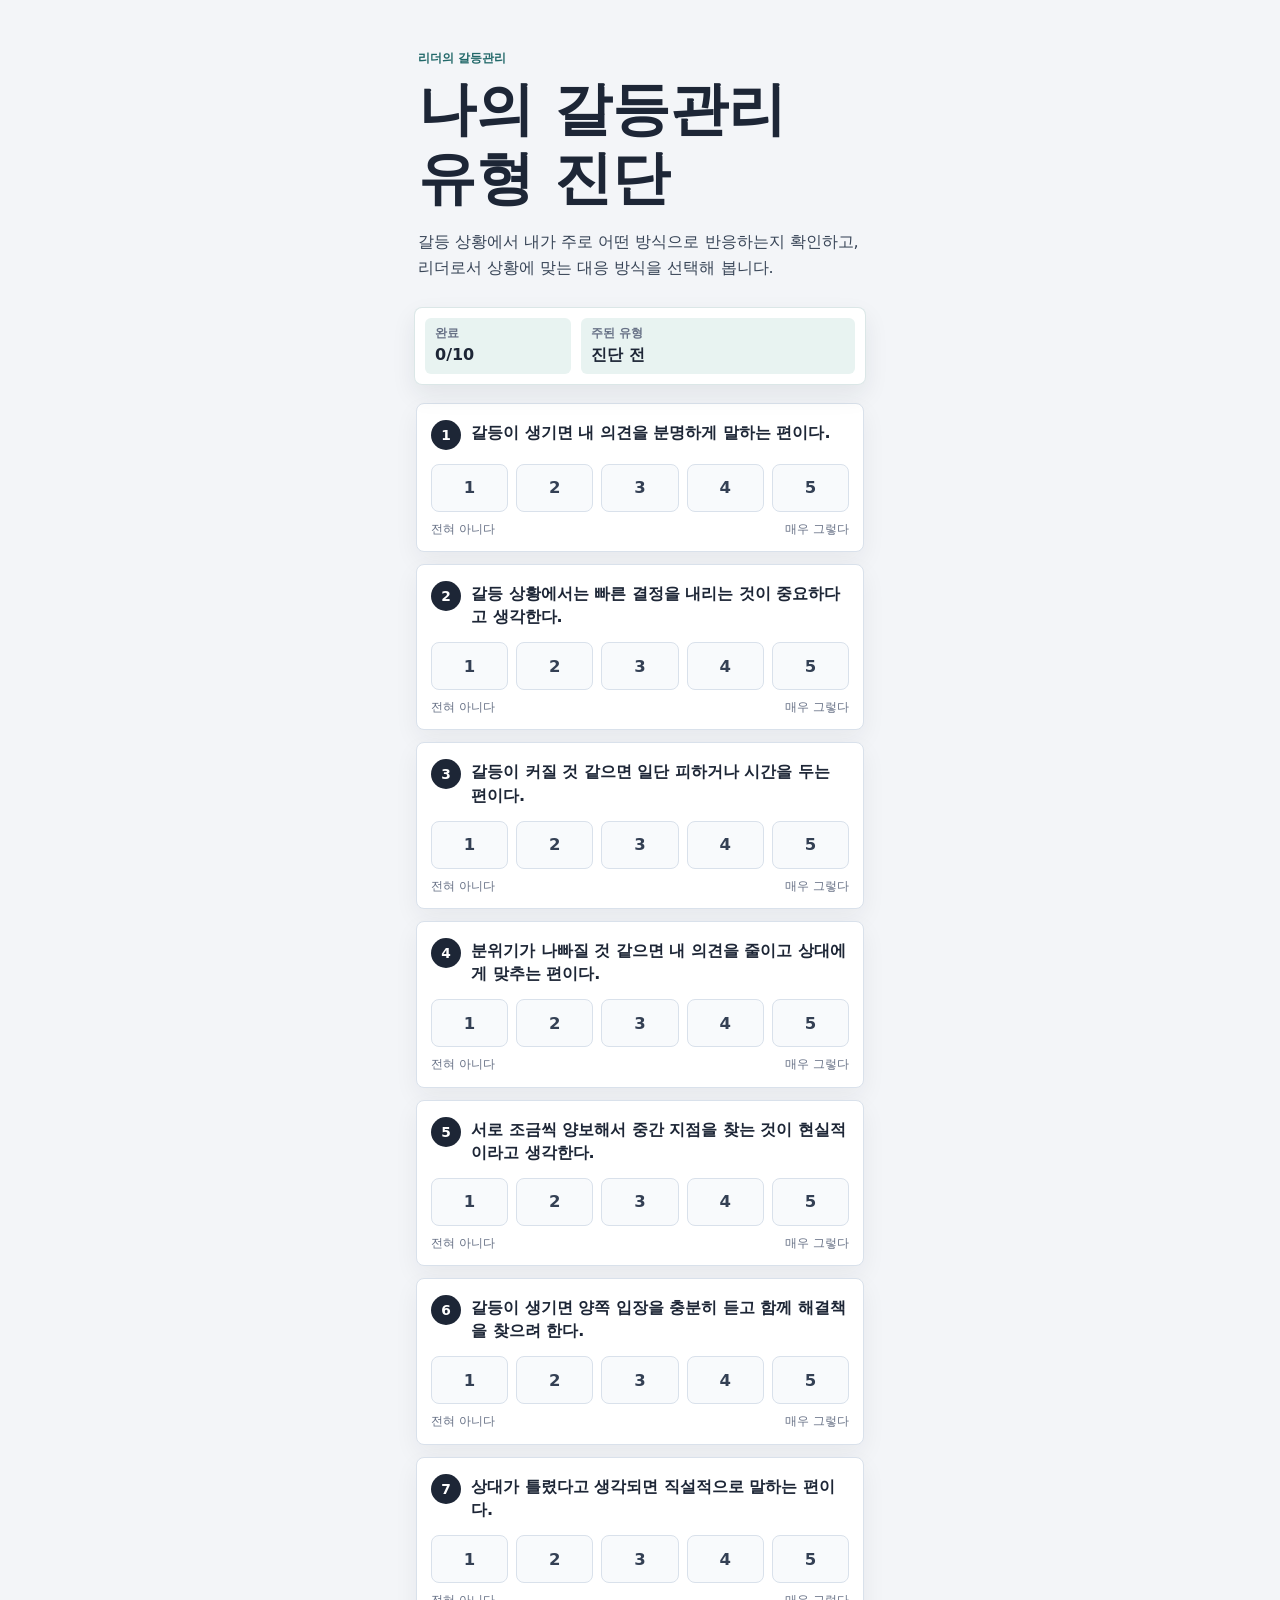
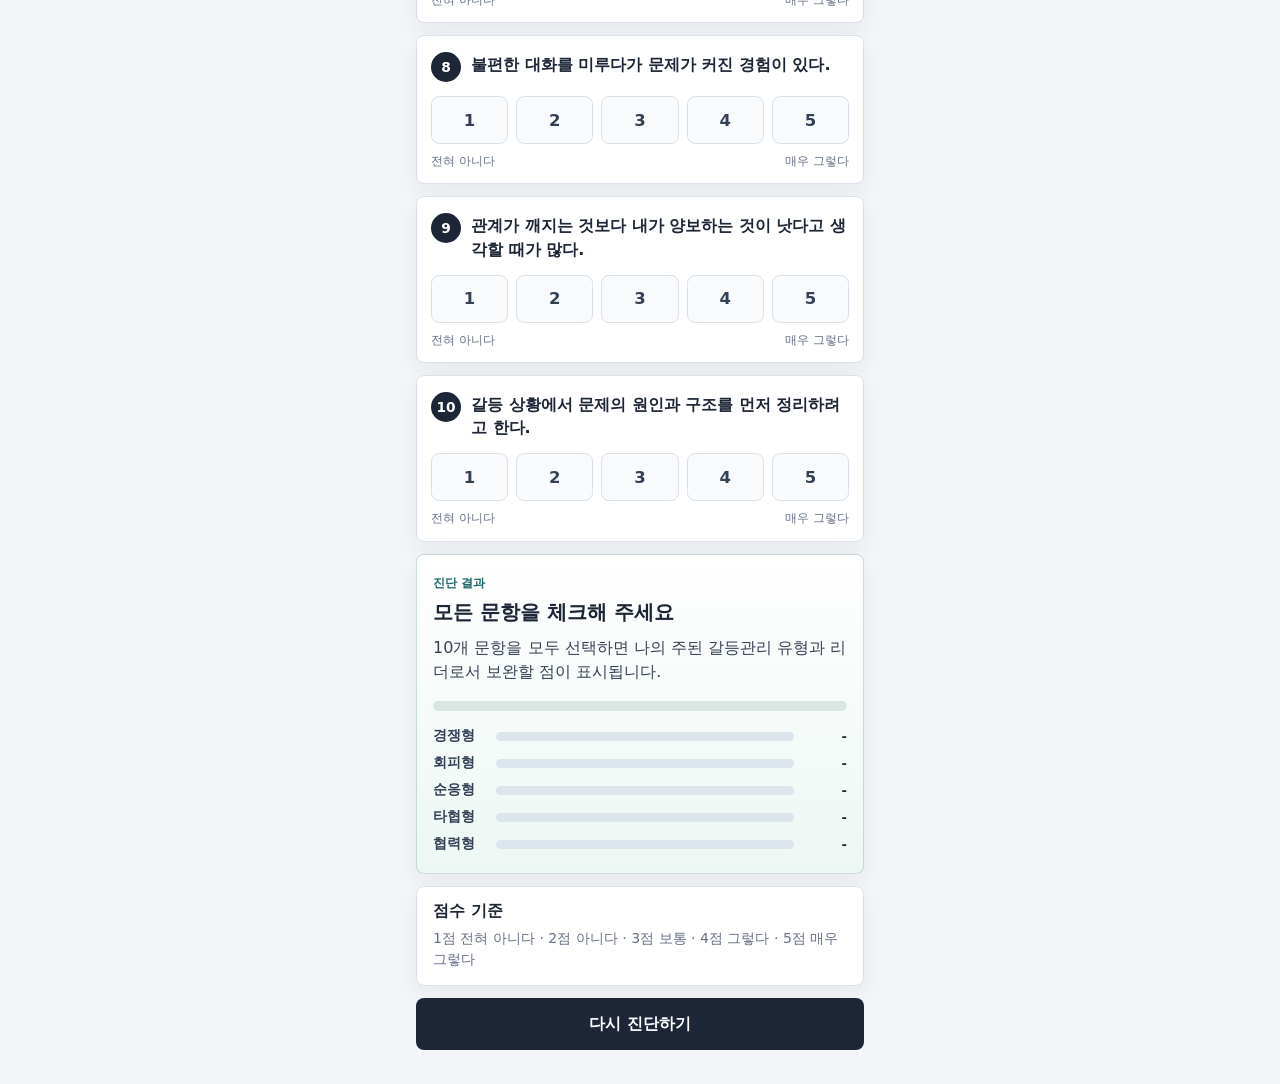
<file: index.html>
<!doctype html>
<html lang="ko">
  <head>
    <meta charset="UTF-8" />
    <meta name="viewport" content="width=device-width, initial-scale=1.0" />
    <meta http-equiv="refresh" content="0; url=./나의%20갈등관리%20유형%20진단/" />
    <title>나의 갈등관리 유형 진단</title>
  </head>
  <body>
    <p><a href="./나의%20갈등관리%20유형%20진단/">나의 갈등관리 유형 진단 열기</a></p>
  </body>
</html>
</file>
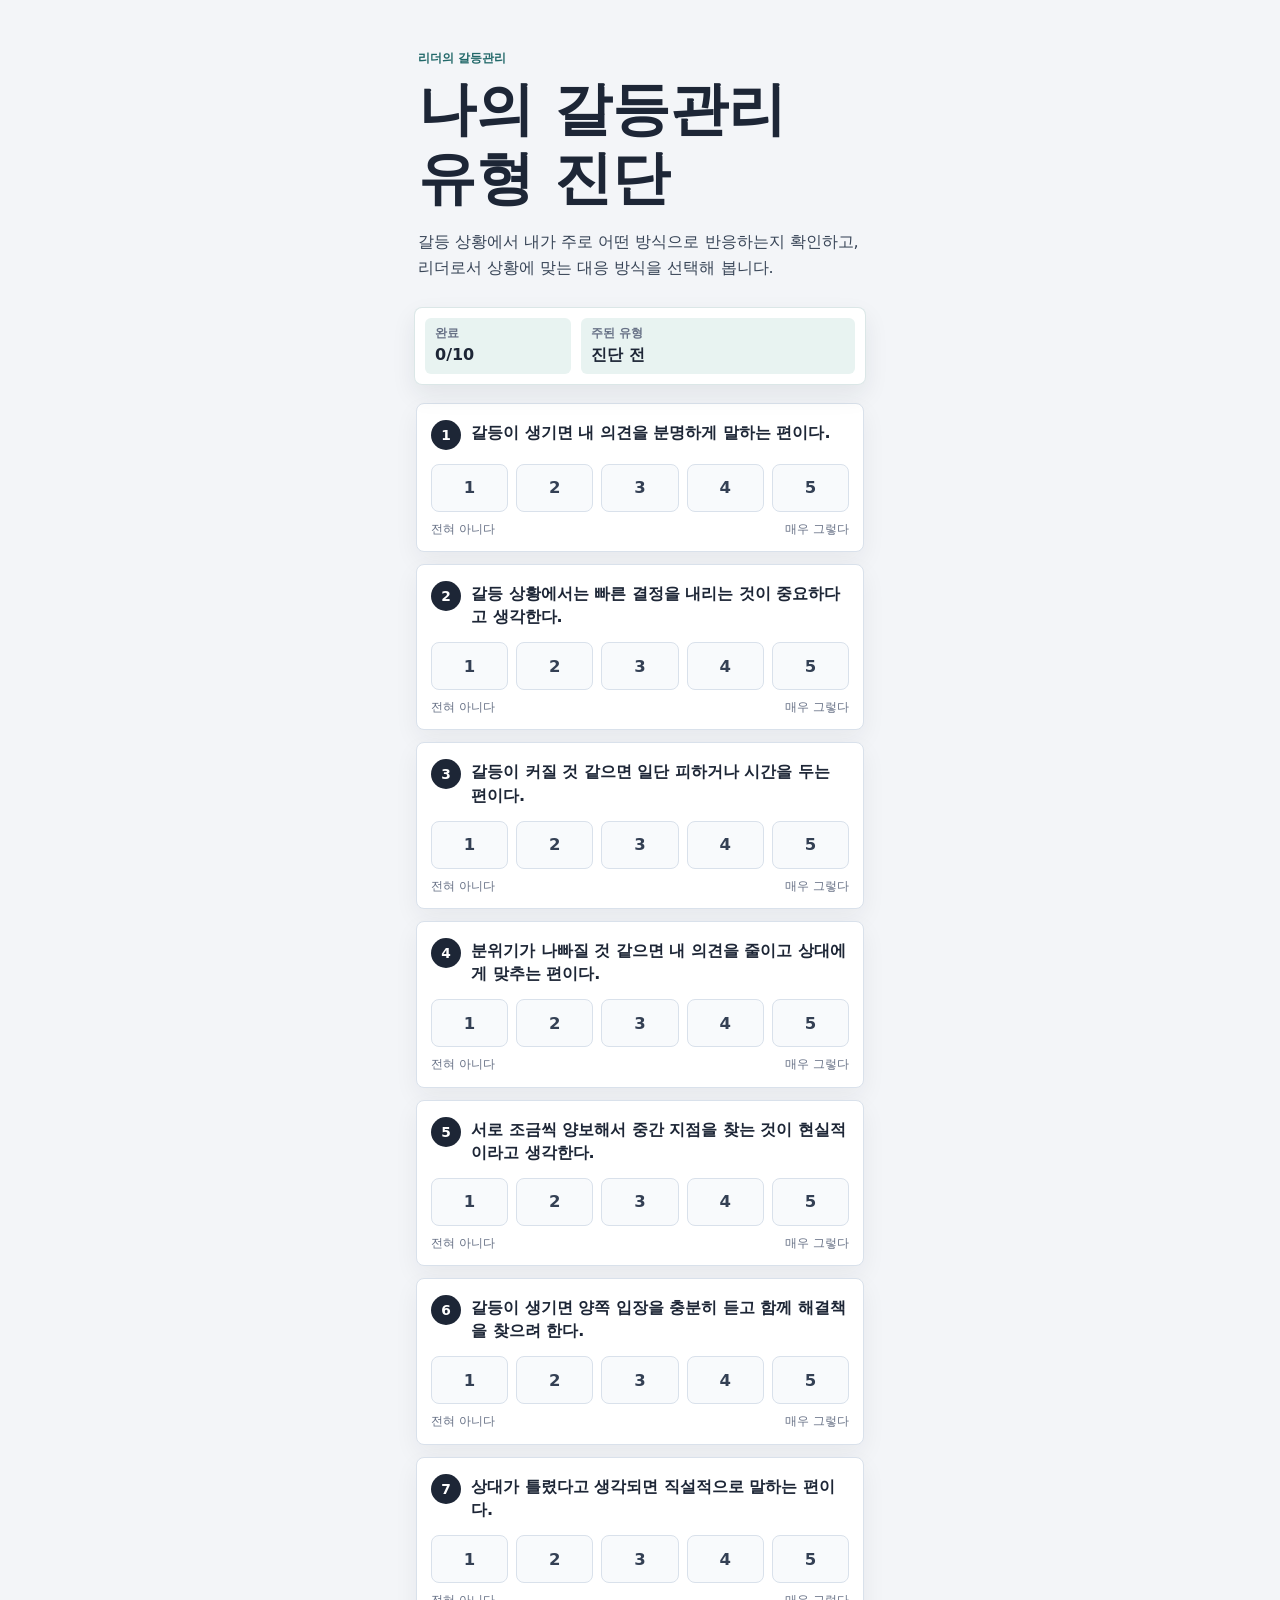
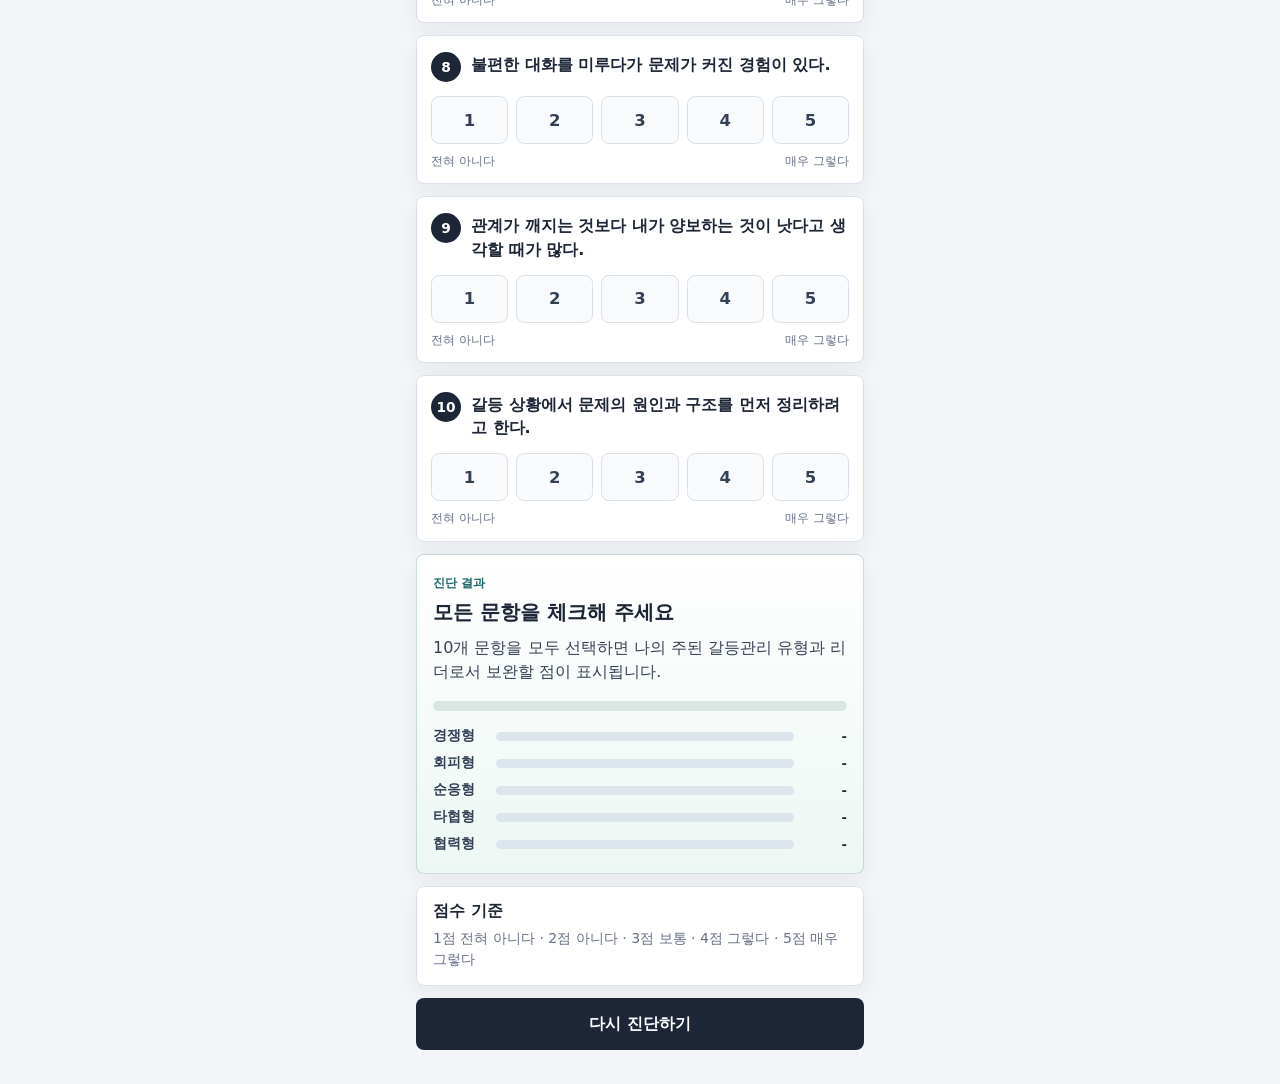
<file: 나의 갈등관리 유형 진단/index.html>
<!doctype html>
<html lang="ko">
  <head>
    <meta charset="UTF-8" />
    <meta name="viewport" content="width=device-width, initial-scale=1.0" />
    <title>나의 갈등관리 유형 진단</title>
    <link rel="stylesheet" href="styles.css" />
  </head>
  <body>
    <main class="app-shell">
      <section class="hero" aria-labelledby="page-title">
        <p class="eyebrow">리더의 갈등관리</p>
        <h1 id="page-title">나의 갈등관리 유형 진단</h1>
        <p class="intro">
          갈등 상황에서 내가 주로 어떤 방식으로 반응하는지 확인하고, 리더로서 상황에 맞는 대응 방식을 선택해 봅니다.
        </p>
      </section>

      <section class="summary-panel" aria-live="polite">
        <div>
          <span class="summary-label">완료</span>
          <strong><span id="answered-count">0</span>/10</strong>
        </div>
        <div>
          <span class="summary-label">주된 유형</span>
          <strong id="primary-type">진단 전</strong>
        </div>
      </section>

      <form id="survey" class="survey" aria-label="갈등관리 유형 진단 문항">
        <div id="questions" class="questions"></div>

        <section class="result-card" id="result-card">
          <div class="result-top">
            <p class="eyebrow">진단 결과</p>
            <h2 id="result-title">모든 문항을 체크해 주세요</h2>
          </div>
          <p id="result-copy">10개 문항을 모두 선택하면 나의 주된 갈등관리 유형과 리더로서 보완할 점이 표시됩니다.</p>

          <div class="progress-track" aria-hidden="true">
            <span id="progress-bar"></span>
          </div>

          <div id="score-board" class="score-board" aria-label="유형별 점수"></div>
        </section>

        <section class="guide">
          <h2>점수 기준</h2>
          <p>1점 전혀 아니다 · 2점 아니다 · 3점 보통 · 4점 그렇다 · 5점 매우 그렇다</p>
        </section>

        <button type="button" id="reset-button">다시 진단하기</button>
      </form>
    </main>

    <script src="script.js"></script>
  </body>
</html>
</file>
<file: 나의 갈등관리 유형 진단/styles.css>
:root {
  color-scheme: light;
  --bg: #f3f5f8;
  --paper: #ffffff;
  --ink: #1d2636;
  --muted: #667085;
  --line: #d9e1eb;
  --primary: #216869;
  --primary-dark: #164b4c;
  --amber: #e6a33a;
  --rose: #b85042;
  --soft: #e8f3f1;
  --shadow: 0 16px 38px rgba(29, 38, 54, 0.12);
}

* {
  box-sizing: border-box;
}

html {
  min-height: 100%;
  background: var(--bg);
}

body {
  min-height: 100%;
  margin: 0;
  color: var(--ink);
  font-family: system-ui, -apple-system, BlinkMacSystemFont, "Segoe UI", sans-serif;
}

button,
input {
  font: inherit;
}

.app-shell {
  width: min(100%, 480px);
  min-height: 100vh;
  margin: 0 auto;
  padding: 22px 16px 34px;
}

.hero {
  padding: 28px 2px 18px;
}

.eyebrow {
  margin: 0 0 8px;
  color: var(--primary);
  font-size: 0.78rem;
  font-weight: 850;
  letter-spacing: 0;
}

h1,
h2 {
  margin: 0;
  letter-spacing: 0;
  line-height: 1.18;
}

h1 {
  max-width: 8.4em;
  font-size: clamp(2.2rem, 14vw, 3.65rem);
}

h2 {
  font-size: 1.28rem;
}

.intro {
  margin: 16px 0 0;
  color: #384557;
  font-size: 1rem;
  line-height: 1.62;
}

.summary-panel {
  position: sticky;
  top: 0;
  z-index: 5;
  display: grid;
  grid-template-columns: 0.8fr 1.5fr;
  gap: 10px;
  margin: 8px -2px 18px;
  padding: 10px;
  border: 1px solid rgba(33, 104, 105, 0.16);
  border-radius: 8px;
  background: rgba(255, 255, 255, 0.94);
  box-shadow: 0 10px 25px rgba(29, 38, 54, 0.08);
  backdrop-filter: blur(10px);
}

.summary-panel div {
  min-width: 0;
  padding: 8px 10px;
  border-radius: 6px;
  background: var(--soft);
}

.summary-label {
  display: block;
  margin-bottom: 3px;
  color: var(--muted);
  font-size: 0.74rem;
  font-weight: 750;
}

.summary-panel strong {
  display: block;
  overflow-wrap: anywhere;
  font-size: 1rem;
}

.survey,
.questions {
  display: grid;
  gap: 12px;
}

.question-card,
.result-card,
.guide {
  border: 1px solid var(--line);
  border-radius: 8px;
  background: var(--paper);
  box-shadow: 0 9px 24px rgba(29, 38, 54, 0.06);
}

.question-card {
  padding: 16px 14px 14px;
}

.question-header {
  display: grid;
  grid-template-columns: auto 1fr;
  gap: 10px;
  align-items: start;
}

.number-badge {
  display: inline-grid;
  width: 30px;
  height: 30px;
  place-items: center;
  border-radius: 50%;
  background: var(--ink);
  color: #fff;
  font-size: 0.86rem;
  font-weight: 850;
}

.question-text {
  margin: 1px 0 0;
  font-size: 1rem;
  font-weight: 760;
  line-height: 1.45;
}

.scale {
  display: grid;
  grid-template-columns: repeat(5, minmax(0, 1fr));
  gap: 8px;
  margin-top: 14px;
}

.scale input {
  position: absolute;
  opacity: 0;
  pointer-events: none;
}

.scale label {
  display: grid;
  min-width: 0;
  min-height: 48px;
  place-items: center;
  border: 1px solid var(--line);
  border-radius: 8px;
  background: #f8fafc;
  color: #344054;
  font-size: 1.03rem;
  font-weight: 850;
  cursor: pointer;
  transition: transform 120ms ease, border-color 120ms ease, background 120ms ease, color 120ms ease;
}

.scale input:checked + label {
  border-color: var(--primary);
  background: var(--primary);
  color: #fff;
  box-shadow: 0 8px 16px rgba(33, 104, 105, 0.22);
  transform: translateY(-1px);
}

.scale input:focus-visible + label {
  outline: 3px solid rgba(230, 163, 58, 0.55);
  outline-offset: 2px;
}

.scale-caption {
  display: flex;
  justify-content: space-between;
  gap: 10px;
  margin-top: 9px;
  color: var(--muted);
  font-size: 0.75rem;
  line-height: 1.35;
}

.result-card {
  padding: 20px 16px;
  border-color: rgba(33, 104, 105, 0.22);
  background: linear-gradient(180deg, #ffffff 0%, #edf7f4 100%);
}

.result-card.complete {
  box-shadow: var(--shadow);
}

#result-copy {
  display: grid;
  gap: 8px;
  margin: 12px 0 16px;
  color: #364154;
  line-height: 1.55;
}

#result-copy strong {
  color: var(--ink);
}

.progress-track {
  width: 100%;
  height: 10px;
  overflow: hidden;
  border-radius: 999px;
  background: #d9e6e4;
}

#progress-bar {
  display: block;
  width: 0%;
  height: 100%;
  border-radius: inherit;
  background: linear-gradient(90deg, var(--primary), var(--amber), var(--rose));
  transition: width 160ms ease;
}

.score-board {
  display: grid;
  gap: 9px;
  margin-top: 16px;
}

.score-row {
  display: grid;
  grid-template-columns: 54px 1fr 44px;
  gap: 9px;
  align-items: center;
  color: #344054;
  font-size: 0.86rem;
  font-weight: 750;
}

.meter {
  height: 9px;
  overflow: hidden;
  border-radius: 999px;
  background: #dce4ec;
}

.meter span {
  display: block;
  width: 0;
  height: 100%;
  border-radius: inherit;
  background: var(--primary);
  transition: width 160ms ease;
}

.score-row strong {
  text-align: right;
  color: var(--ink);
  font-size: 0.82rem;
}

.guide {
  padding: 15px 16px;
}

.guide h2 {
  margin-bottom: 7px;
  font-size: 1rem;
}

.guide p {
  margin: 0;
  color: var(--muted);
  font-size: 0.88rem;
  line-height: 1.5;
}

#reset-button {
  min-height: 52px;
  border: 0;
  border-radius: 8px;
  background: var(--ink);
  color: #fff;
  font-weight: 850;
  cursor: pointer;
}

#reset-button:active {
  transform: translateY(1px);
}

@media (max-width: 360px) {
  .app-shell {
    padding-inline: 12px;
  }

  .scale {
    gap: 6px;
  }

  .scale label {
    min-height: 44px;
  }

  .score-row {
    grid-template-columns: 48px 1fr 40px;
    gap: 7px;
  }
}
</file>
